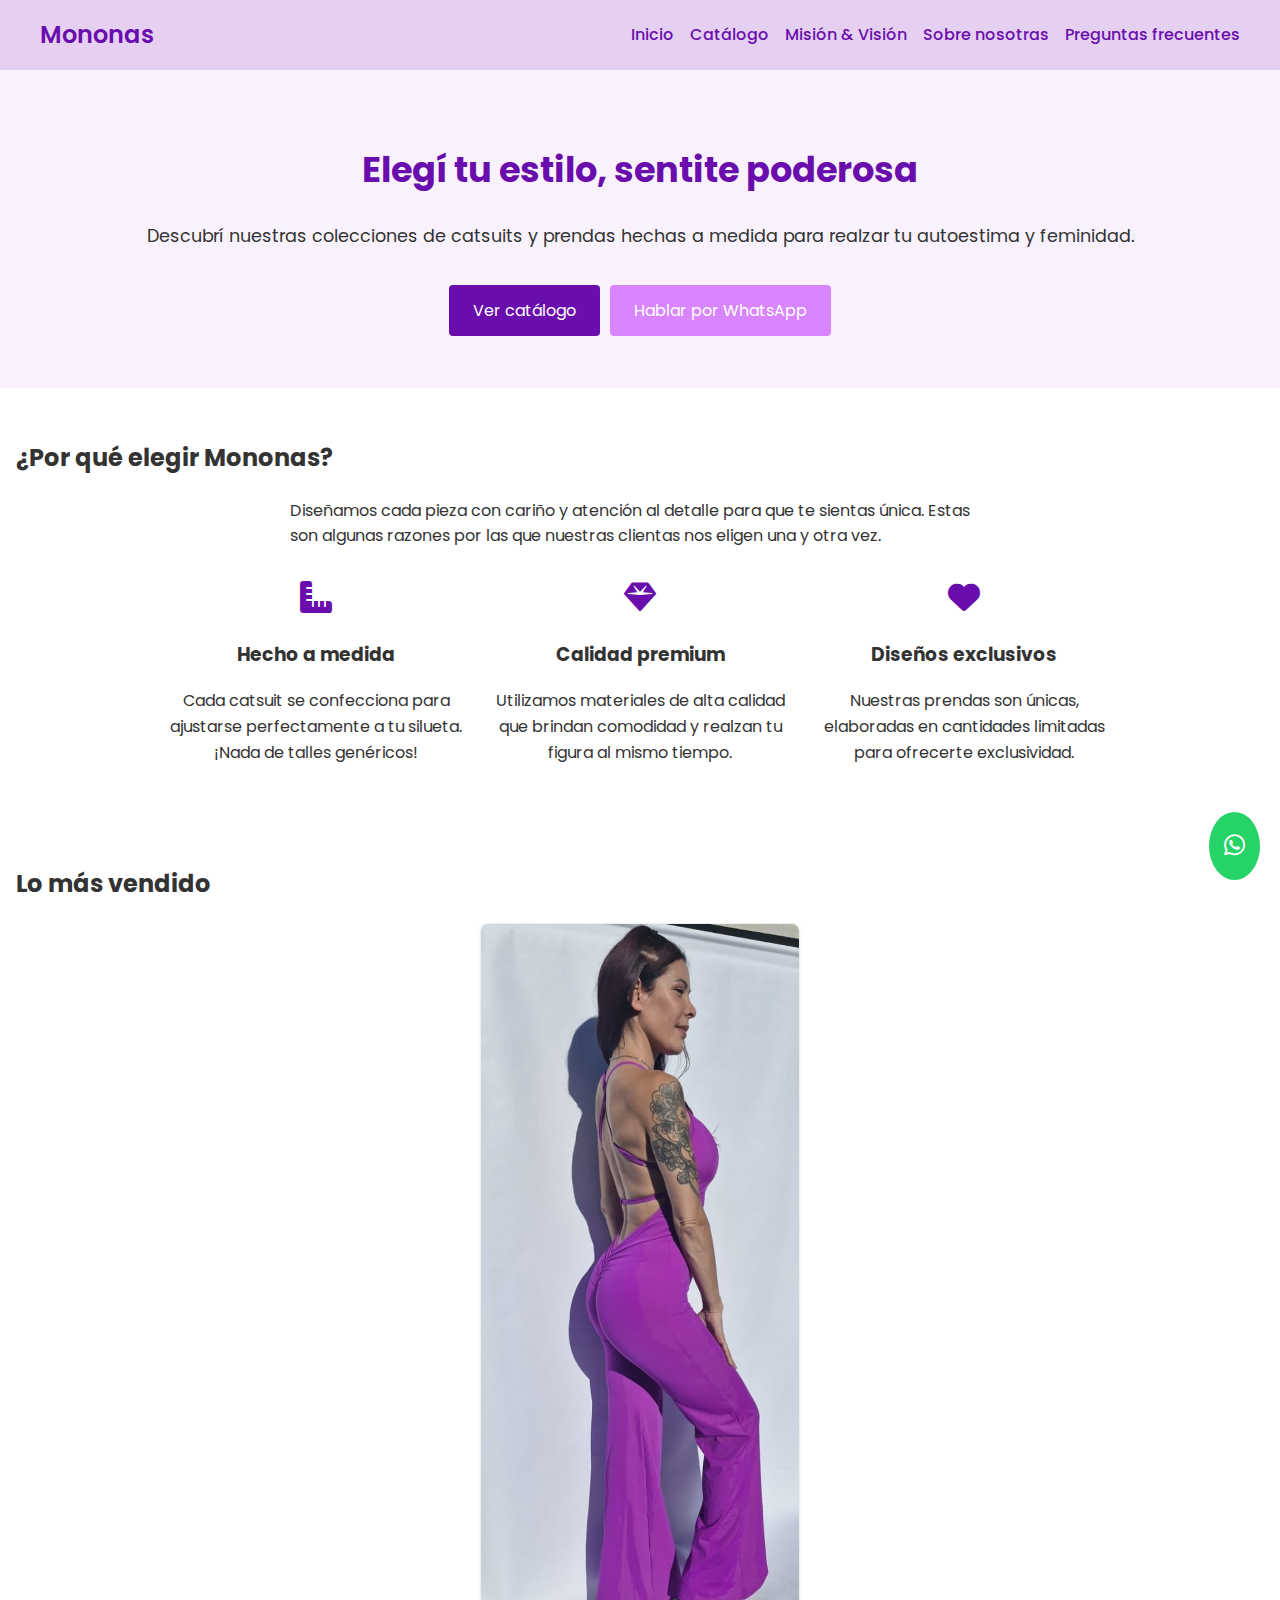
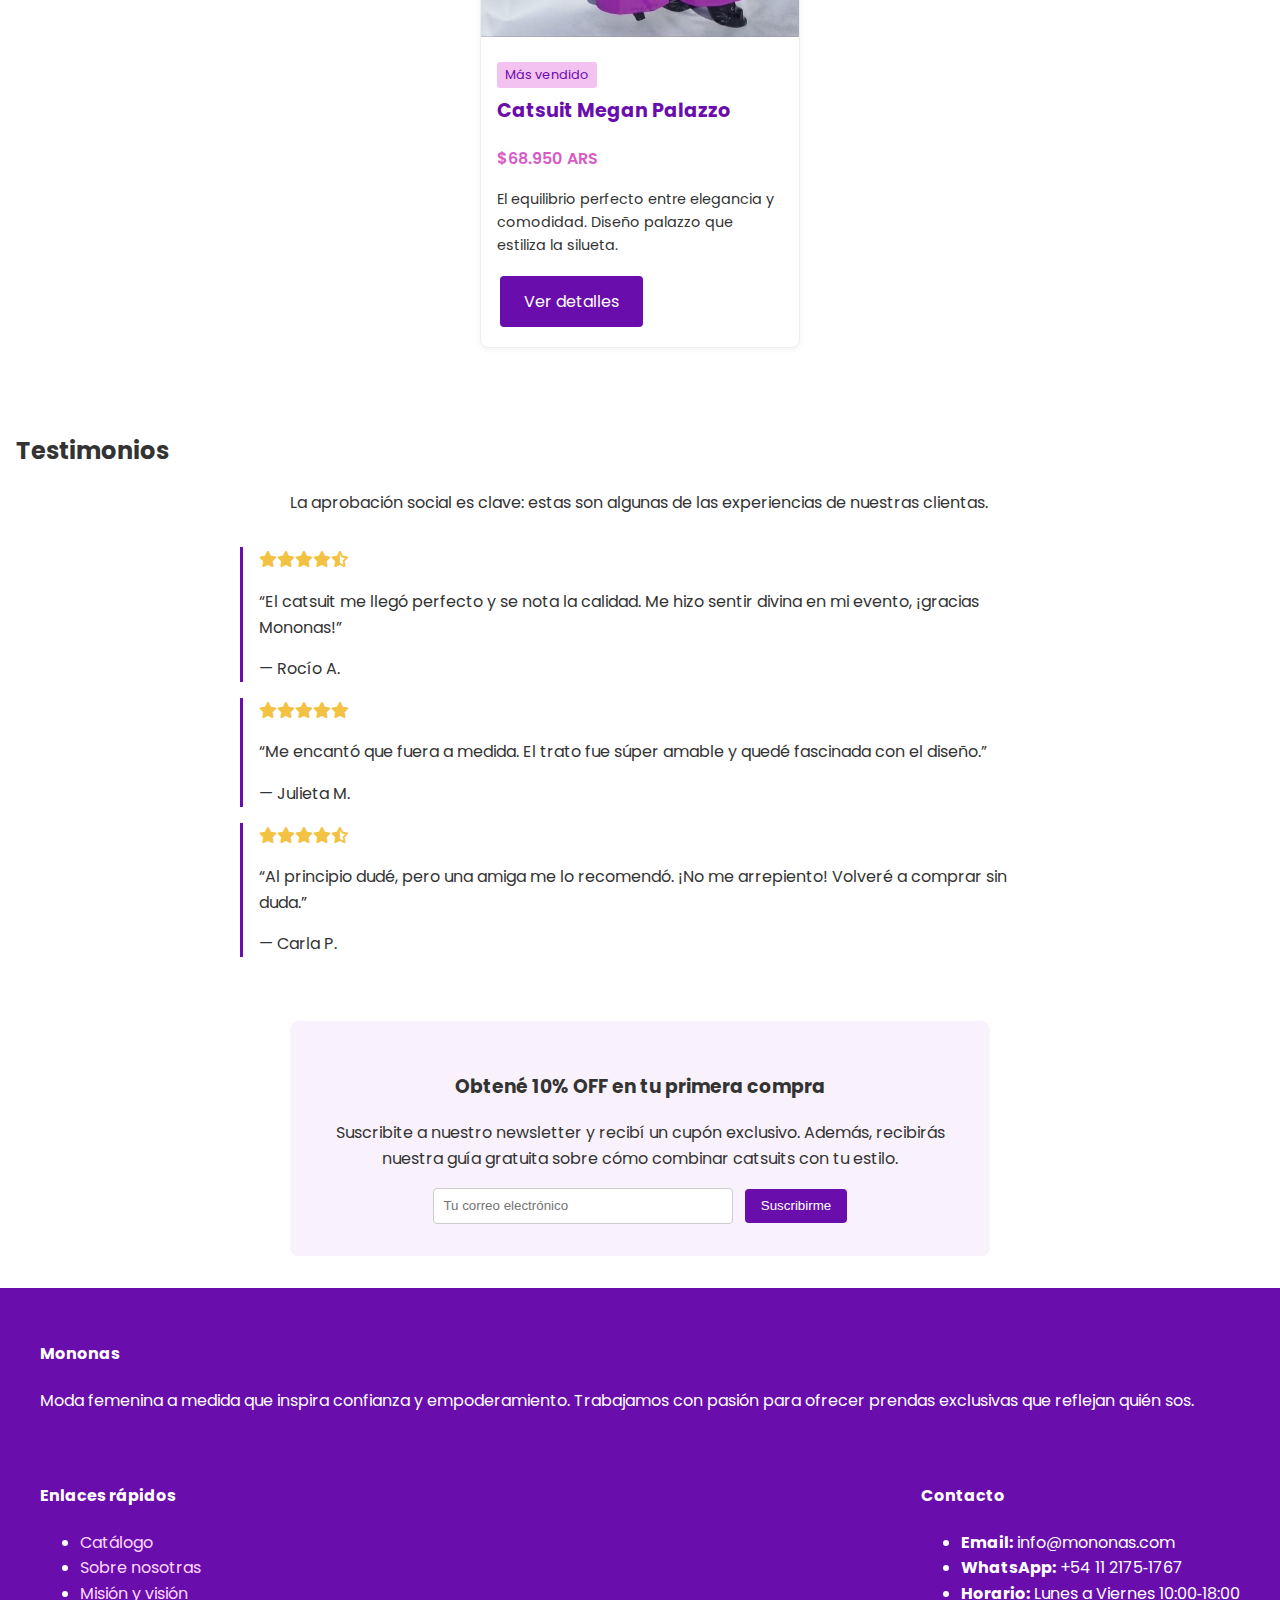
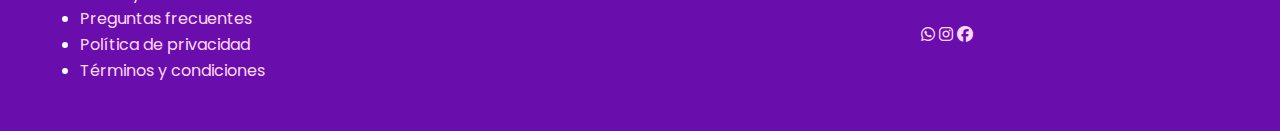
<file: index.html>
<!DOCTYPE html>
<html lang="es">
<head>
    <meta charset="UTF-8">
    <meta http-equiv="X-UA-Compatible" content="IE=edge">
    <meta name="viewport" content="width=device-width, initial-scale=1.0">
    <title>Mononas – Catsuits y moda femenina en Argentina</title>
    <meta name="description" content="Mononas ofrece catsuits y ropa femenina a medida en Argentina. Descubrí nuestra colección exclusiva y sentite empoderada.">
    <link rel="stylesheet" href="style.css">
    <link href="https://fonts.googleapis.com/css2?family=Poppins:wght@400;600&family=Open+Sans:wght@400;600&display=swap" rel="stylesheet">
    <link rel="stylesheet" href="https://cdnjs.cloudflare.com/ajax/libs/font-awesome/6.4.0/css/all.min.css">
</head>
<body>
    <!-- Floating WhatsApp contact button -->
    <a href="https://wa.me/541121751767?text=Hola%20Mononas,%20estoy%20interesada%20en%20sus%20productos" class="whatsapp-float" aria-label="Abrir chat de WhatsApp">
        <i class="fab fa-whatsapp"></i>
    </a>

    <!-- Header and navigation -->
    <header>
        <div class="navbar">
            <a href="index.html" class="logo">Mononas</a>
            <button class="menu-toggle" aria-label="Abrir menú de navegación"><i class="fas fa-bars"></i></button>
            <nav>
                <ul>
                    <li><a href="index.html">Inicio</a></li>
                    <li><a href="catalogo.html">Catálogo</a></li>
                    <li><a href="mision-vision.html">Misión &amp; Visión</a></li>
                    <li><a href="sobre-nosotros.html">Sobre nosotras</a></li>
                    <li><a href="faq.html">Preguntas frecuentes</a></li>
                </ul>
            </nav>
        </div>
    </header>

    <!-- Hero section -->
    <section class="hero" id="hero">
        <h1>Elegí tu estilo, sentite poderosa</h1>
        <p>Descubrí nuestras colecciones de catsuits y prendas hechas a medida para realzar tu autoestima y feminidad.</p>
        <div class="btn-group">
            <a href="catalogo.html" class="btn primary">Ver catálogo</a>
            <a href="https://wa.me/541121751767?text=Hola%20Mononas,%20quiero%20hacer%20un%20pedido" class="btn secondary">Hablar por WhatsApp</a>
        </div>
    </section>

    <!-- Features section -->
    <section class="section">
        <h2>¿Por qué elegir Mononas?</h2>
        <p class="section-intro">Diseñamos cada pieza con cariño y atención al detalle para que te sientas única. Estas son algunas razones por las que nuestras clientas nos eligen una y otra vez.</p>
        <div class="features">
            <div class="feature">
                <i class="fas fa-ruler-combined" aria-hidden="true"></i>
                <h3>Hecho a medida</h3>
                <p>Cada catsuit se confecciona para ajustarse perfectamente a tu silueta. ¡Nada de talles genéricos!</p>
            </div>
            <div class="feature">
                <i class="fas fa-gem" aria-hidden="true"></i>
                <h3>Calidad premium</h3>
                <p>Utilizamos materiales de alta calidad que brindan comodidad y realzan tu figura al mismo tiempo.</p>
            </div>
            <div class="feature">
                <i class="fas fa-heart" aria-hidden="true"></i>
                <h3>Diseños exclusivos</h3>
                <p>Nuestras prendas son únicas, elaboradas en cantidades limitadas para ofrecerte exclusividad.</p>
            </div>
        </div>
    </section>

    <!-- Best seller preview section -->
    <section class="section" id="destacados">
        <h2>Lo más vendido</h2>
        <div class="products">
            <div class="product-card">
                <img src="catsuit-megan-palazzo-1.jpg" alt="Modelo usando el catsuit Megan Palazzo" />
                <div class="info">
                    <span class="tag">Más vendido</span>
                    <h3>Catsuit Megan Palazzo</h3>
                    <p class="price">$68.950 ARS</p>
                    <p class="description">El equilibrio perfecto entre elegancia y comodidad. Diseño palazzo que estiliza la silueta.</p>
                    <a href="catalogo.html" class="btn primary">Ver detalles</a>
                </div>
            </div>
        </div>
    </section>

    <!-- Testimonials section -->
    <section class="section" id="testimonios">
        <h2>Testimonios</h2>
        <p class="section-intro">La aprobación social es clave: estas son algunas de las experiencias de nuestras clientas.</p>
        <div class="testimonials">
            <div class="testimonial">
                <div class="stars"><i class="fas fa-star"></i><i class="fas fa-star"></i><i class="fas fa-star"></i><i class="fas fa-star"></i><i class="fas fa-star-half-alt"></i></div>
                <p>“El catsuit me llegó perfecto y se nota la calidad. Me hizo sentir divina en mi evento, ¡gracias Mononas!”</p>
                <div class="author">— Rocío A.</div>
            </div>
            <div class="testimonial">
                <div class="stars"><i class="fas fa-star"></i><i class="fas fa-star"></i><i class="fas fa-star"></i><i class="fas fa-star"></i><i class="fas fa-star"></i></div>
                <p>“Me encantó que fuera a medida. El trato fue súper amable y quedé fascinada con el diseño.”</p>
                <div class="author">— Julieta M.</div>
            </div>
            <div class="testimonial">
                <div class="stars"><i class="fas fa-star"></i><i class="fas fa-star"></i><i class="fas fa-star"></i><i class="fas fa-star"></i><i class="fas fa-star-half-alt"></i></div>
                <p>“Al principio dudé, pero una amiga me lo recomendó. ¡No me arrepiento! Volveré a comprar sin duda.”</p>
                <div class="author">— Carla P.</div>
            </div>
        </div>
    </section>

    <!-- Newsletter / Commitment offer section -->
    <section class="section">
        <div class="newsletter">
            <h3>Obtené 10% OFF en tu primera compra</h3>
            <p>Suscribite a nuestro newsletter y recibí un cupón exclusivo. Además, recibirás nuestra guía gratuita sobre cómo combinar catsuits con tu estilo.</p>
            <form action="mailto:info@mononas.com" method="post" enctype="text/plain" onsubmit="alert('¡Gracias por suscribirte! Revisa tu bandeja de entrada.'); return true;">
                <input type="email" name="email" placeholder="Tu correo electrónico" required />
                <button type="submit">Suscribirme</button>
            </form>
        </div>
    </section>

    <!-- Footer -->
    <footer>
        <div class="footer-container">
            <div>
                <h4>Mononas</h4>
                <p>Moda femenina a medida que inspira confianza y empoderamiento. Trabajamos con pasión para ofrecer prendas exclusivas que reflejan quién sos.</p>
            </div>
            <div>
                <h4>Enlaces rápidos</h4>
                <ul>
                    <li><a href="catalogo.html">Catálogo</a></li>
                    <li><a href="sobre-nosotros.html">Sobre nosotras</a></li>
                    <li><a href="mision-vision.html">Misión y visión</a></li>
                    <li><a href="faq.html">Preguntas frecuentes</a></li>
                    <li><a href="politica-privacidad.html">Política de privacidad</a></li>
                    <li><a href="terminos-condiciones.html">Términos y condiciones</a></li>
                </ul>
            </div>
            <div>
                <h4>Contacto</h4>
                <ul>
                    <li><strong>Email:</strong> info@mononas.com</li>
                    <li><strong>WhatsApp:</strong> +54 11 2175‑1767</li>
                    <li><strong>Horario:</strong> Lunes a Viernes 10:00‑18:00</li>
                </ul>
                <div class="social-icons">
                    <a href="https://wa.me/541121751767" aria-label="WhatsApp"><i class="fab fa-whatsapp"></i></a>
                    <a href="#" aria-label="Instagram"><i class="fab fa-instagram"></i></a>
                    <a href="#" aria-label="Facebook"><i class="fab fa-facebook"></i></a>
                </div>
            </div>
        </div>
    </footer>

    <script src="script.js"></script>
</body>
</html>
</file>
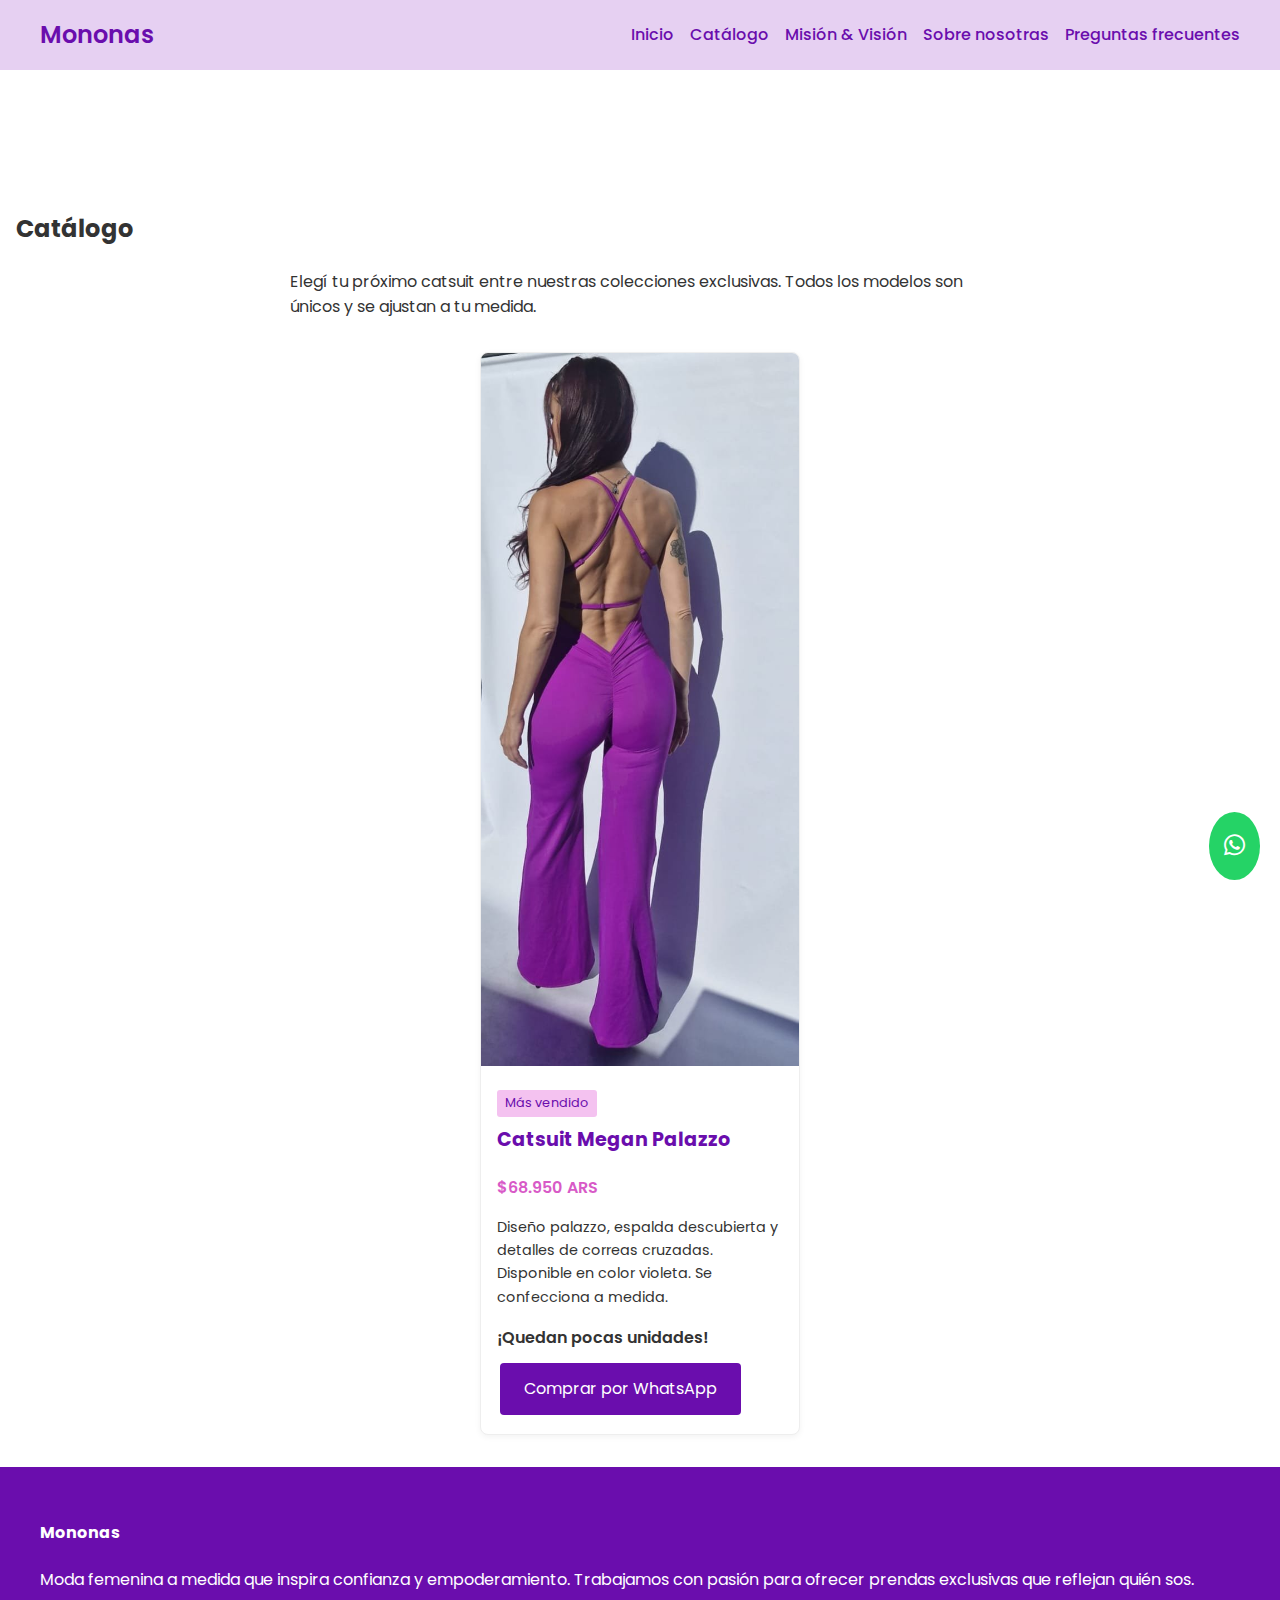
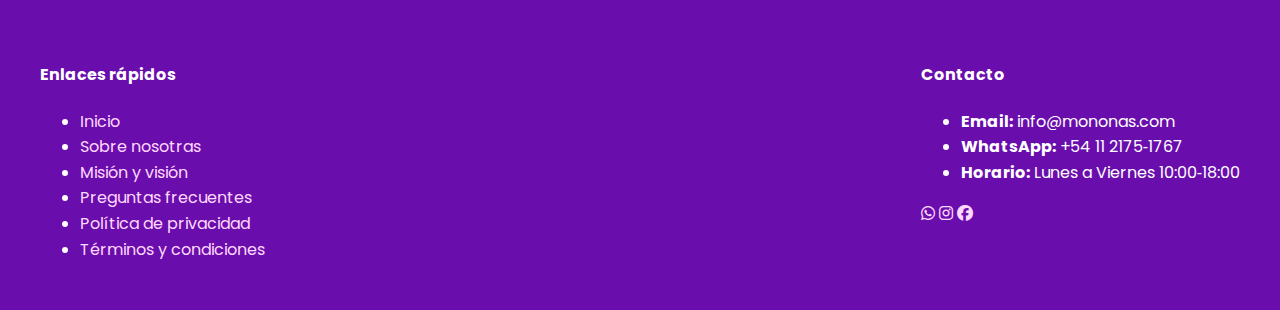
<file: catalogo.html>
<!DOCTYPE html>
<html lang="es">
<head>
    <meta charset="UTF-8">
    <meta http-equiv="X-UA-Compatible" content="IE=edge">
    <meta name="viewport" content="width=device-width, initial-scale=1.0">
    <title>Catálogo – Mononas</title>
    <meta name="description" content="Explorá nuestro catálogo de catsuits y ropa femenina. Cada prenda es única y se confecciona a medida en Argentina.">
    <link rel="stylesheet" href="style.css">
    <link href="https://fonts.googleapis.com/css2?family=Poppins:wght@400;600&family=Open+Sans:wght@400;600&display=swap" rel="stylesheet">
    <link rel="stylesheet" href="https://cdnjs.cloudflare.com/ajax/libs/font-awesome/6.4.0/css/all.min.css">
</head>
<body>
    <!-- Floating WhatsApp contact button -->
    <a href="https://wa.me/541121751767?text=Hola%20Mononas,%20estoy%20interesada%20en%20sus%20productos" class="whatsapp-float" aria-label="Abrir chat de WhatsApp">
        <i class="fab fa-whatsapp"></i>
    </a>
    <!-- Header -->
    <header>
        <div class="navbar">
            <a href="index.html" class="logo">Mononas</a>
            <button class="menu-toggle" aria-label="Abrir menú de navegación"><i class="fas fa-bars"></i></button>
            <nav>
                <ul>
                    <li><a href="index.html">Inicio</a></li>
                    <li><a href="catalogo.html">Catálogo</a></li>
                    <li><a href="mision-vision.html">Misión &amp; Visión</a></li>
                    <li><a href="sobre-nosotros.html">Sobre nosotras</a></li>
                    <li><a href="faq.html">Preguntas frecuentes</a></li>
                </ul>
            </nav>
        </div>
    </header>

    <section class="section" style="padding-top:120px">
        <h2>Catálogo</h2>
        <p class="section-intro">Elegí tu próximo catsuit entre nuestras colecciones exclusivas. Todos los modelos son únicos y se ajustan a tu medida.</p>
        <div class="products">
            <!-- Product card for Catsuit Megan Palazzo -->
            <div class="product-card">
                <img src="catsuit-megan-palazzo-2.jpg" alt="Catsuit Megan Palazzo en vista lateral" />
                <div class="info">
                    <span class="tag">Más vendido</span>
                    <h3>Catsuit Megan Palazzo</h3>
                    <p class="price">$68.950 ARS</p>
                    <p class="description">Diseño palazzo, espalda descubierta y detalles de correas cruzadas. Disponible en color violeta. Se confecciona a medida.</p>
                    <p style="color: var(--accent-color); font-weight:600; margin-bottom:10px;">¡Quedan pocas unidades!</p>
                    <a href="https://wa.me/541121751767?text=Hola%20Mononas,%20quiero%20comprar%20el%20Catsuit%20Megan%20Palazzo" class="btn primary">Comprar por WhatsApp</a>
                </div>
            </div>
        </div>
    </section>

    <!-- Footer -->
    <footer>
        <div class="footer-container">
            <div>
                <h4>Mononas</h4>
                <p>Moda femenina a medida que inspira confianza y empoderamiento. Trabajamos con pasión para ofrecer prendas exclusivas que reflejan quién sos.</p>
            </div>
            <div>
                <h4>Enlaces rápidos</h4>
                <ul>
                    <li><a href="index.html">Inicio</a></li>
                    <li><a href="sobre-nosotros.html">Sobre nosotras</a></li>
                    <li><a href="mision-vision.html">Misión y visión</a></li>
                    <li><a href="faq.html">Preguntas frecuentes</a></li>
                    <li><a href="politica-privacidad.html">Política de privacidad</a></li>
                    <li><a href="terminos-condiciones.html">Términos y condiciones</a></li>
                </ul>
            </div>
            <div>
                <h4>Contacto</h4>
                <ul>
                    <li><strong>Email:</strong> info@mononas.com</li>
                    <li><strong>WhatsApp:</strong> +54 11 2175‑1767</li>
                    <li><strong>Horario:</strong> Lunes a Viernes 10:00‑18:00</li>
                </ul>
                <div class="social-icons">
                    <a href="https://wa.me/541121751767" aria-label="WhatsApp"><i class="fab fa-whatsapp"></i></a>
                    <a href="#" aria-label="Instagram"><i class="fab fa-instagram"></i></a>
                    <a href="#" aria-label="Facebook"><i class="fab fa-facebook"></i></a>
                </div>
            </div>
        </div>
    </footer>

    <script src="script.js"></script>
</body>
</html>
</file>
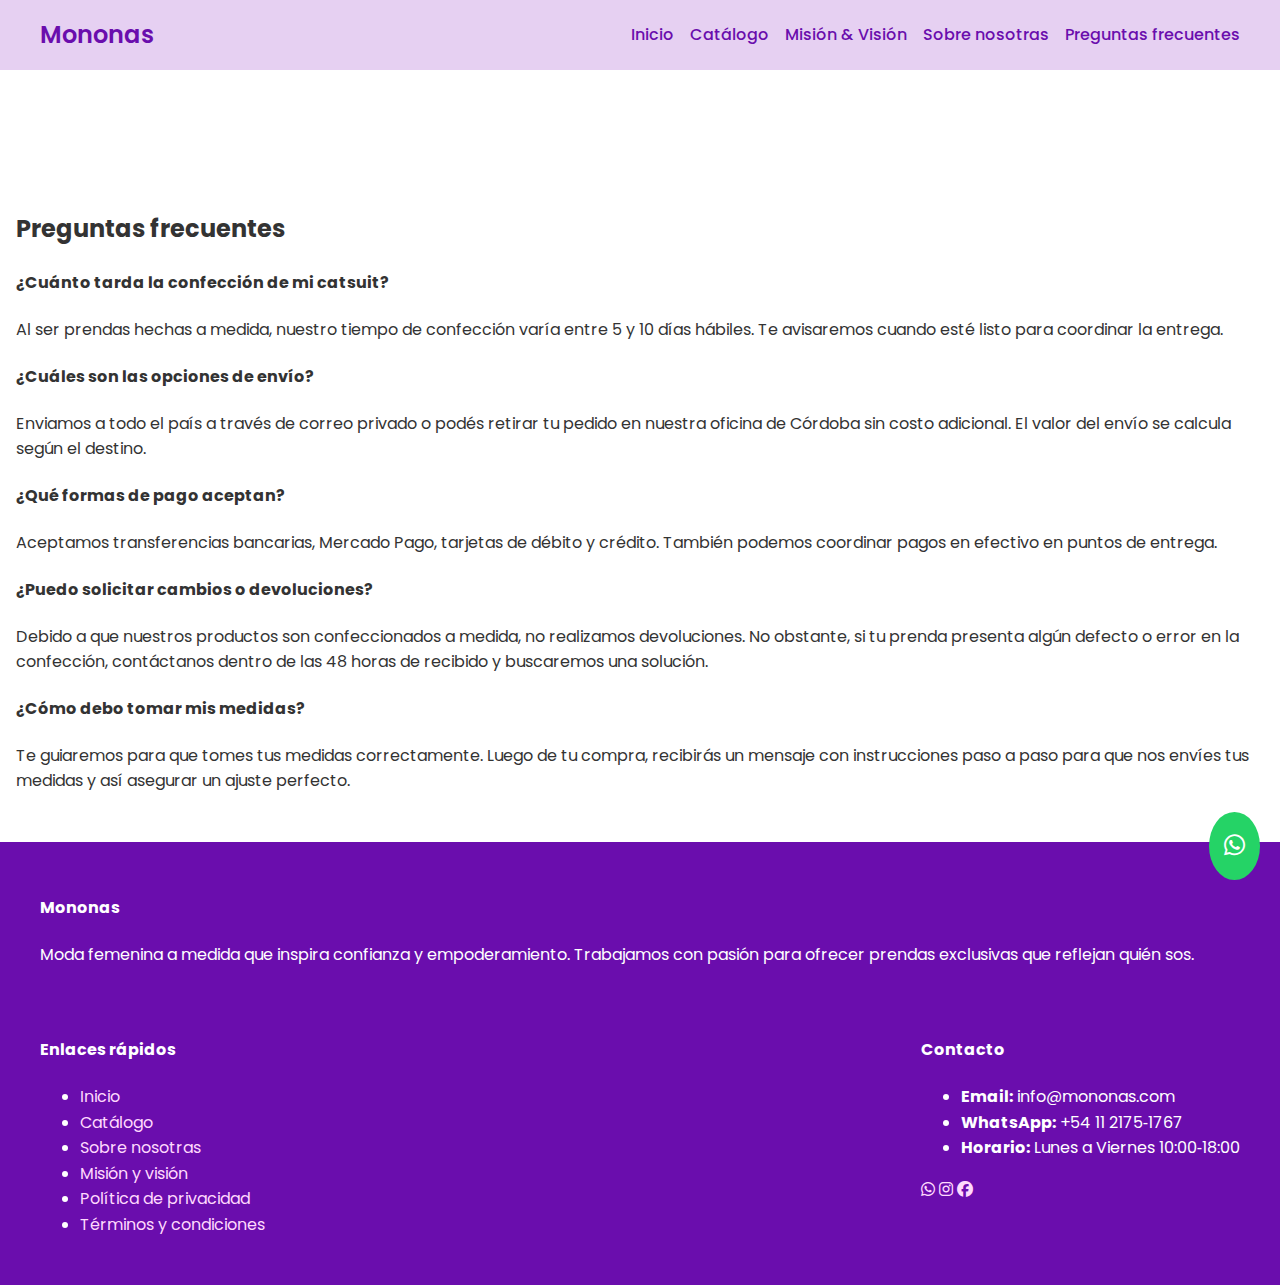
<file: faq.html>
<!DOCTYPE html>
<html lang="es">
<head>
    <meta charset="UTF-8">
    <meta http-equiv="X-UA-Compatible" content="IE=edge">
    <meta name="viewport" content="width=device-width, initial-scale=1.0">
    <title>Preguntas frecuentes – Mononas</title>
    <meta name="description" content="Respuestas a las preguntas frecuentes sobre envíos, cambios, talles y pagos de Mononas.">
    <link rel="stylesheet" href="style.css">
    <link href="https://fonts.googleapis.com/css2?family=Poppins:wght@400;600&family=Open+Sans:wght@400;600&display=swap" rel="stylesheet">
    <link rel="stylesheet" href="https://cdnjs.cloudflare.com/ajax/libs/font-awesome/6.4.0/css/all.min.css">
</head>
<body>
    <!-- Floating WhatsApp contact button -->
    <a href="https://wa.me/541121751767?text=Hola%20Mononas,%20estoy%20interesada%20en%20sus%20productos" class="whatsapp-float" aria-label="Abrir chat de WhatsApp">
        <i class="fab fa-whatsapp"></i>
    </a>
    <!-- Header -->
    <header>
        <div class="navbar">
            <a href="index.html" class="logo">Mononas</a>
            <button class="menu-toggle" aria-label="Abrir menú de navegación"><i class="fas fa-bars"></i></button>
            <nav>
                <ul>
                    <li><a href="index.html">Inicio</a></li>
                    <li><a href="catalogo.html">Catálogo</a></li>
                    <li><a href="mision-vision.html">Misión &amp; Visión</a></li>
                    <li><a href="sobre-nosotros.html">Sobre nosotras</a></li>
                    <li><a href="faq.html">Preguntas frecuentes</a></li>
                </ul>
            </nav>
        </div>
    </header>

    <section class="section" style="padding-top:120px">
        <h2>Preguntas frecuentes</h2>
        <div class="faq-item">
            <h4>¿Cuánto tarda la confección de mi catsuit?</h4>
            <p>Al ser prendas hechas a medida, nuestro tiempo de confección varía entre 5 y 10 días hábiles. Te avisaremos cuando esté listo para coordinar la entrega.</p>
        </div>
        <div class="faq-item">
            <h4>¿Cuáles son las opciones de envío?</h4>
            <p>Enviamos a todo el país a través de correo privado o podés retirar tu pedido en nuestra oficina de Córdoba sin costo adicional. El valor del envío se calcula según el destino.</p>
        </div>
        <div class="faq-item">
            <h4>¿Qué formas de pago aceptan?</h4>
            <p>Aceptamos transferencias bancarias, Mercado Pago, tarjetas de débito y crédito. También podemos coordinar pagos en efectivo en puntos de entrega.</p>
        </div>
        <div class="faq-item">
            <h4>¿Puedo solicitar cambios o devoluciones?</h4>
            <p>Debido a que nuestros productos son confeccionados a medida, no realizamos devoluciones. No obstante, si tu prenda presenta algún defecto o error en la confección, contáctanos dentro de las 48 horas de recibido y buscaremos una solución.</p>
        </div>
        <div class="faq-item">
            <h4>¿Cómo debo tomar mis medidas?</h4>
            <p>Te guiaremos para que tomes tus medidas correctamente. Luego de tu compra, recibirás un mensaje con instrucciones paso a paso para que nos envíes tus medidas y así asegurar un ajuste perfecto.</p>
        </div>
    </section>

    <!-- Footer -->
    <footer>
        <div class="footer-container">
            <div>
                <h4>Mononas</h4>
                <p>Moda femenina a medida que inspira confianza y empoderamiento. Trabajamos con pasión para ofrecer prendas exclusivas que reflejan quién sos.</p>
            </div>
            <div>
                <h4>Enlaces rápidos</h4>
                <ul>
                    <li><a href="index.html">Inicio</a></li>
                    <li><a href="catalogo.html">Catálogo</a></li>
                    <li><a href="sobre-nosotros.html">Sobre nosotras</a></li>
                    <li><a href="mision-vision.html">Misión y visión</a></li>
                    <li><a href="politica-privacidad.html">Política de privacidad</a></li>
                    <li><a href="terminos-condiciones.html">Términos y condiciones</a></li>
                </ul>
            </div>
            <div>
                <h4>Contacto</h4>
                <ul>
                    <li><strong>Email:</strong> info@mononas.com</li>
                    <li><strong>WhatsApp:</strong> +54 11 2175‑1767</li>
                    <li><strong>Horario:</strong> Lunes a Viernes 10:00‑18:00</li>
                </ul>
                <div class="social-icons">
                    <a href="https://wa.me/541121751767" aria-label="WhatsApp"><i class="fab fa-whatsapp"></i></a>
                    <a href="#" aria-label="Instagram"><i class="fab fa-instagram"></i></a>
                    <a href="#" aria-label="Facebook"><i class="fab fa-facebook"></i></a>
                </div>
            </div>
        </div>
    </footer>

    <script src="script.js"></script>
</body>
</html>
</file>
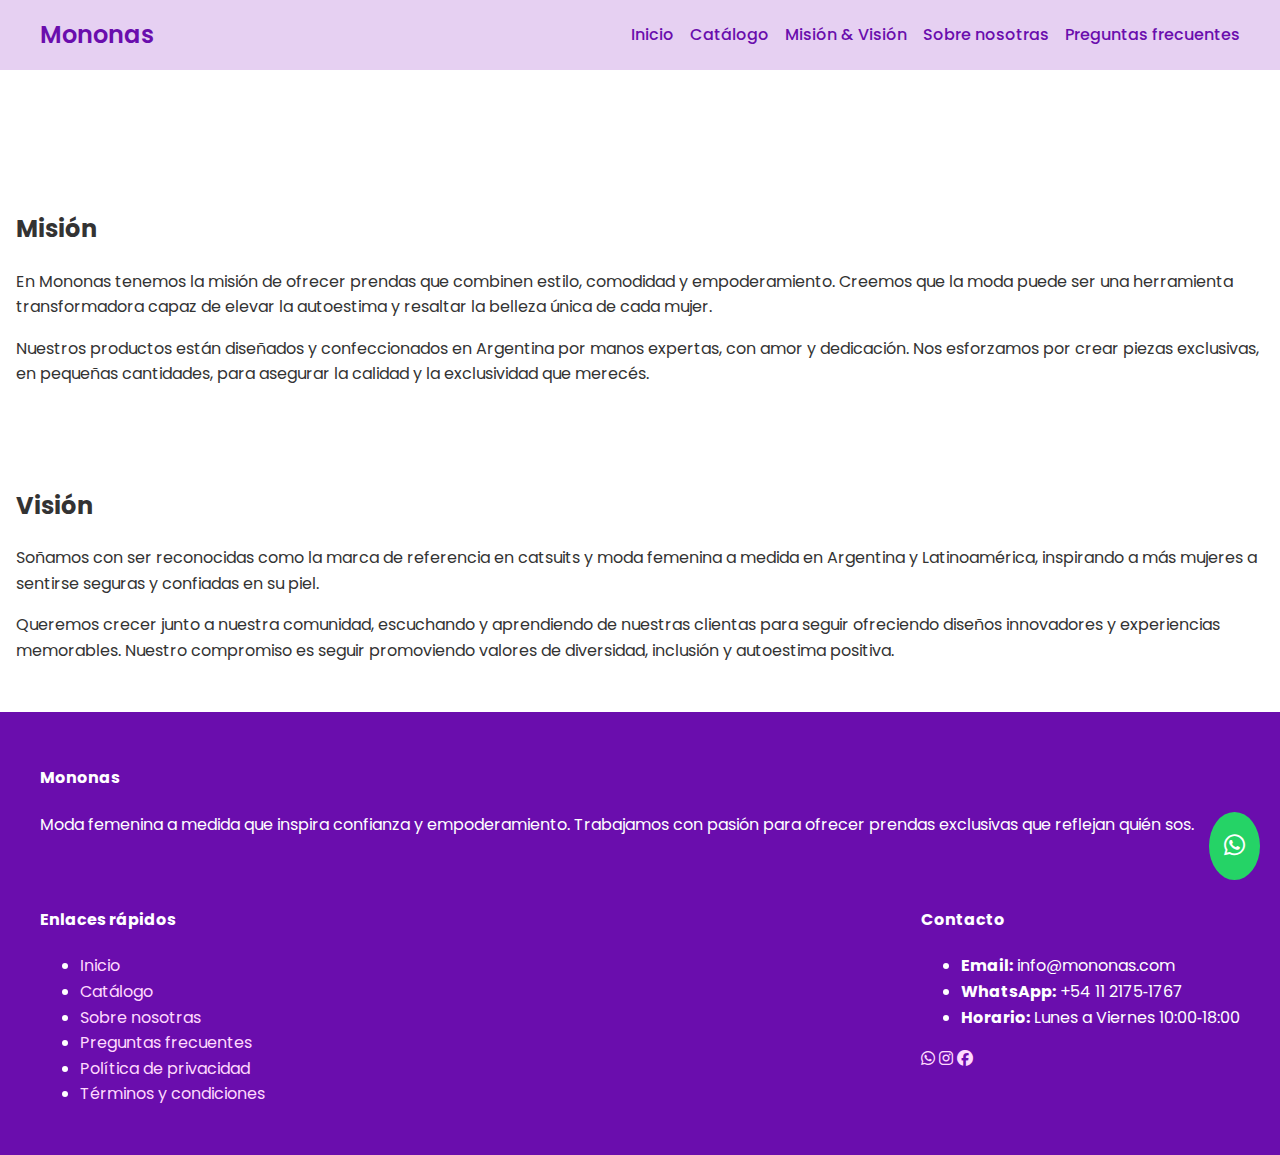
<file: mision-vision.html>
<!DOCTYPE html>
<html lang="es">
<head>
    <meta charset="UTF-8">
    <meta http-equiv="X-UA-Compatible" content="IE=edge">
    <meta name="viewport" content="width=device-width, initial-scale=1.0">
    <title>Misión y visión – Mononas</title>
    <meta name="description" content="Conocé la misión y visión de Mononas. Nuestro propósito es empoderar a las mujeres a través de la moda a medida.">
    <link rel="stylesheet" href="style.css">
    <link href="https://fonts.googleapis.com/css2?family=Poppins:wght@400;600&family=Open+Sans:wght@400;600&display=swap" rel="stylesheet">
    <link rel="stylesheet" href="https://cdnjs.cloudflare.com/ajax/libs/font-awesome/6.4.0/css/all.min.css">
</head>
<body>
    <!-- Floating WhatsApp contact button -->
    <a href="https://wa.me/541121751767?text=Hola%20Mononas,%20estoy%20interesada%20en%20sus%20productos" class="whatsapp-float" aria-label="Abrir chat de WhatsApp">
        <i class="fab fa-whatsapp"></i>
    </a>
    <!-- Header -->
    <header>
        <div class="navbar">
            <a href="index.html" class="logo">Mononas</a>
            <button class="menu-toggle" aria-label="Abrir menú de navegación"><i class="fas fa-bars"></i></button>
            <nav>
                <ul>
                    <li><a href="index.html">Inicio</a></li>
                    <li><a href="catalogo.html">Catálogo</a></li>
                    <li><a href="mision-vision.html">Misión &amp; Visión</a></li>
                    <li><a href="sobre-nosotros.html">Sobre nosotras</a></li>
                    <li><a href="faq.html">Preguntas frecuentes</a></li>
                </ul>
            </nav>
        </div>
    </header>

    <section class="section" style="padding-top:120px">
        <h2>Misión</h2>
        <div class="about-section">
            <p>En Mononas tenemos la misión de ofrecer prendas que combinen estilo, comodidad y empoderamiento. Creemos que la moda puede ser una herramienta transformadora capaz de elevar la autoestima y resaltar la belleza única de cada mujer.</p>
            <p>Nuestros productos están diseñados y confeccionados en Argentina por manos expertas, con amor y dedicación. Nos esforzamos por crear piezas exclusivas, en pequeñas cantidades, para asegurar la calidad y la exclusividad que merecés.</p>
        </div>
    </section>
    <section class="section">
        <h2>Visión</h2>
        <div class="about-section">
            <p>Soñamos con ser reconocidas como la marca de referencia en catsuits y moda femenina a medida en Argentina y Latinoamérica, inspirando a más mujeres a sentirse seguras y confiadas en su piel.</p>
            <p>Queremos crecer junto a nuestra comunidad, escuchando y aprendiendo de nuestras clientas para seguir ofreciendo diseños innovadores y experiencias memorables. Nuestro compromiso es seguir promoviendo valores de diversidad, inclusión y autoestima positiva.</p>
        </div>
    </section>

    <!-- Footer -->
    <footer>
        <div class="footer-container">
            <div>
                <h4>Mononas</h4>
                <p>Moda femenina a medida que inspira confianza y empoderamiento. Trabajamos con pasión para ofrecer prendas exclusivas que reflejan quién sos.</p>
            </div>
            <div>
                <h4>Enlaces rápidos</h4>
                <ul>
                    <li><a href="index.html">Inicio</a></li>
                    <li><a href="catalogo.html">Catálogo</a></li>
                    <li><a href="sobre-nosotros.html">Sobre nosotras</a></li>
                    <li><a href="faq.html">Preguntas frecuentes</a></li>
                    <li><a href="politica-privacidad.html">Política de privacidad</a></li>
                    <li><a href="terminos-condiciones.html">Términos y condiciones</a></li>
                </ul>
            </div>
            <div>
                <h4>Contacto</h4>
                <ul>
                    <li><strong>Email:</strong> info@mononas.com</li>
                    <li><strong>WhatsApp:</strong> +54 11 2175‑1767</li>
                    <li><strong>Horario:</strong> Lunes a Viernes 10:00‑18:00</li>
                </ul>
                <div class="social-icons">
                    <a href="https://wa.me/541121751767" aria-label="WhatsApp"><i class="fab fa-whatsapp"></i></a>
                    <a href="#" aria-label="Instagram"><i class="fab fa-instagram"></i></a>
                    <a href="#" aria-label="Facebook"><i class="fab fa-facebook"></i></a>
                </div>
            </div>
        </div>
    </footer>

    <script src="script.js"></script>
</body>
</html>
</file>
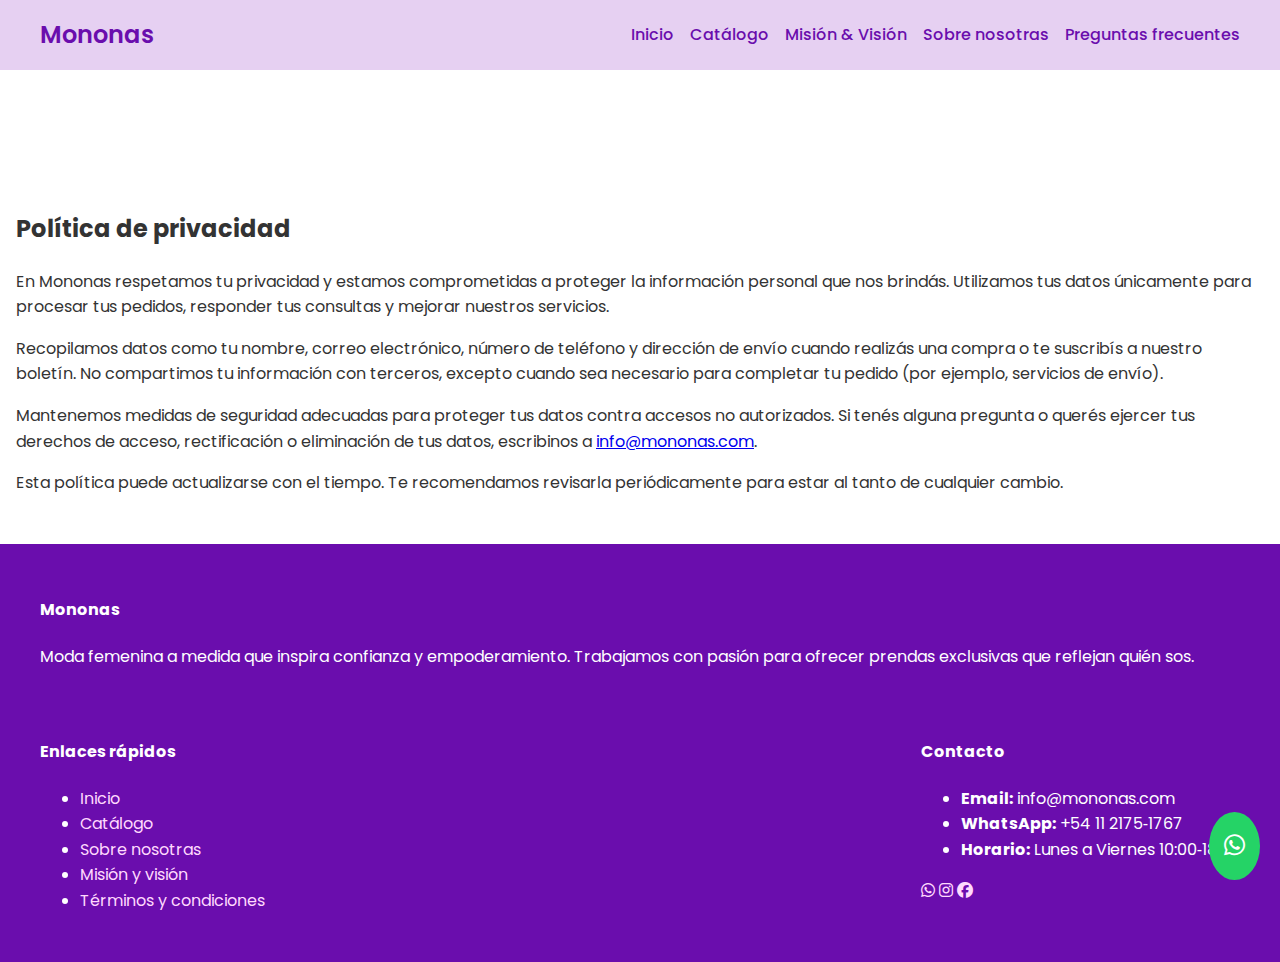
<file: politica-privacidad.html>
<!DOCTYPE html>
<html lang="es">
<head>
    <meta charset="UTF-8">
    <meta http-equiv="X-UA-Compatible" content="IE=edge">
    <meta name="viewport" content="width=device-width, initial-scale=1.0">
    <title>Política de privacidad – Mononas</title>
    <meta name="description" content="Conocé cómo protegemos tus datos personales en Mononas.">
    <link rel="stylesheet" href="style.css">
    <link href="https://fonts.googleapis.com/css2?family=Poppins:wght@400;600&family=Open+Sans:wght@400;600&display=swap" rel="stylesheet">
    <link rel="stylesheet" href="https://cdnjs.cloudflare.com/ajax/libs/font-awesome/6.4.0/css/all.min.css">
</head>
<body>
    <!-- Floating WhatsApp contact button -->
    <a href="https://wa.me/541121751767?text=Hola%20Mononas,%20estoy%20interesada%20en%20sus%20productos" class="whatsapp-float" aria-label="Abrir chat de WhatsApp">
        <i class="fab fa-whatsapp"></i>
    </a>
    <!-- Header -->
    <header>
        <div class="navbar">
            <a href="index.html" class="logo">Mononas</a>
            <button class="menu-toggle" aria-label="Abrir menú de navegación"><i class="fas fa-bars"></i></button>
            <nav>
                <ul>
                    <li><a href="index.html">Inicio</a></li>
                    <li><a href="catalogo.html">Catálogo</a></li>
                    <li><a href="mision-vision.html">Misión &amp; Visión</a></li>
                    <li><a href="sobre-nosotros.html">Sobre nosotras</a></li>
                    <li><a href="faq.html">Preguntas frecuentes</a></li>
                </ul>
            </nav>
        </div>
    </header>

    <section class="section" style="padding-top:120px">
        <h2>Política de privacidad</h2>
        <div class="about-section">
            <p>En Mononas respetamos tu privacidad y estamos comprometidas a proteger la información personal que nos brindás. Utilizamos tus datos únicamente para procesar tus pedidos, responder tus consultas y mejorar nuestros servicios.</p>
            <p>Recopilamos datos como tu nombre, correo electrónico, número de teléfono y dirección de envío cuando realizás una compra o te suscribís a nuestro boletín. No compartimos tu información con terceros, excepto cuando sea necesario para completar tu pedido (por ejemplo, servicios de envío).</p>
            <p>Mantenemos medidas de seguridad adecuadas para proteger tus datos contra accesos no autorizados. Si tenés alguna pregunta o querés ejercer tus derechos de acceso, rectificación o eliminación de tus datos, escribinos a <a href="mailto:info@mononas.com">info@mononas.com</a>.</p>
            <p>Esta política puede actualizarse con el tiempo. Te recomendamos revisarla periódicamente para estar al tanto de cualquier cambio.</p>
        </div>
    </section>

    <!-- Footer -->
    <footer>
        <div class="footer-container">
            <div>
                <h4>Mononas</h4>
                <p>Moda femenina a medida que inspira confianza y empoderamiento. Trabajamos con pasión para ofrecer prendas exclusivas que reflejan quién sos.</p>
            </div>
            <div>
                <h4>Enlaces rápidos</h4>
                <ul>
                    <li><a href="index.html">Inicio</a></li>
                    <li><a href="catalogo.html">Catálogo</a></li>
                    <li><a href="sobre-nosotros.html">Sobre nosotras</a></li>
                    <li><a href="mision-vision.html">Misión y visión</a></li>
                    <li><a href="terminos-condiciones.html">Términos y condiciones</a></li>
                </ul>
            </div>
            <div>
                <h4>Contacto</h4>
                <ul>
                    <li><strong>Email:</strong> info@mononas.com</li>
                    <li><strong>WhatsApp:</strong> +54 11 2175‑1767</li>
                    <li><strong>Horario:</strong> Lunes a Viernes 10:00‑18:00</li>
                </ul>
                <div class="social-icons">
                    <a href="https://wa.me/541121751767" aria-label="WhatsApp"><i class="fab fa-whatsapp"></i></a>
                    <a href="#" aria-label="Instagram"><i class="fab fa-instagram"></i></a>
                    <a href="#" aria-label="Facebook"><i class="fab fa-facebook"></i></a>
                </div>
            </div>
        </div>
    </footer>

    <script src="script.js"></script>
</body>
</html>
</file>
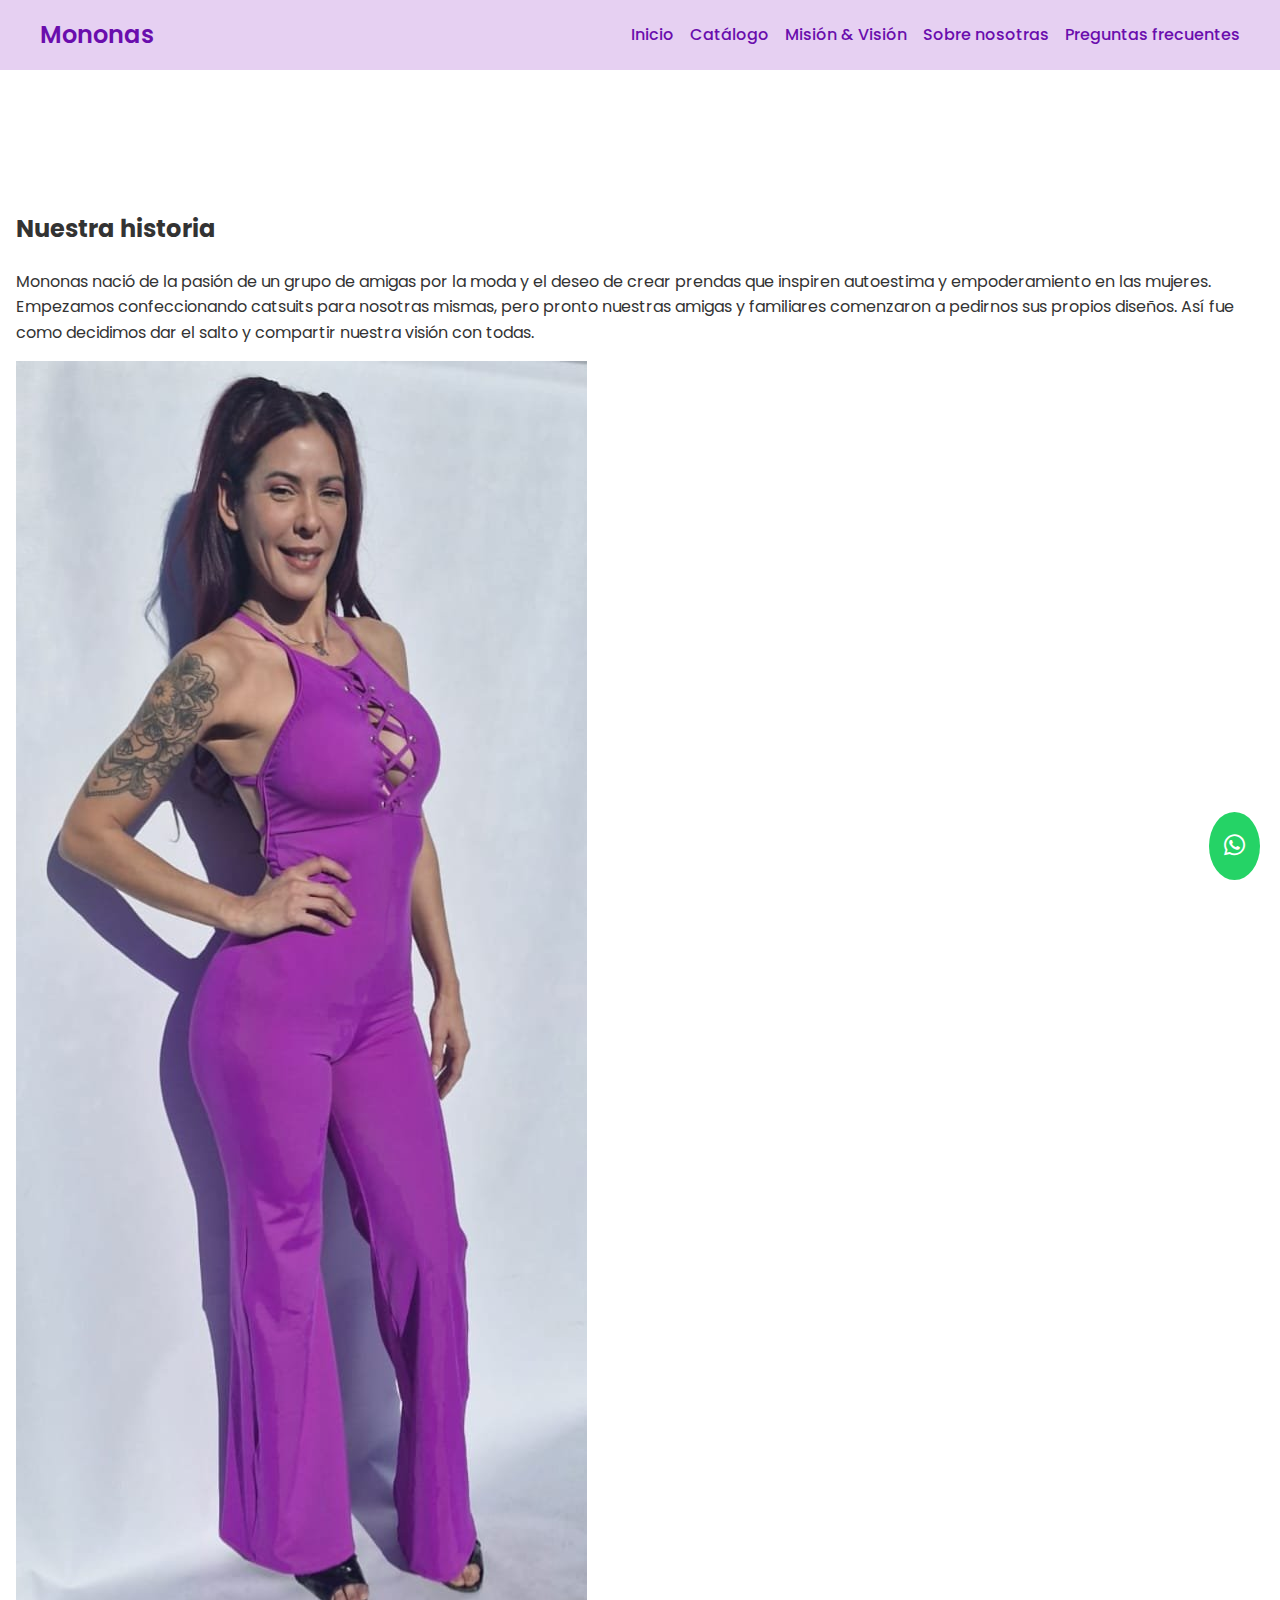
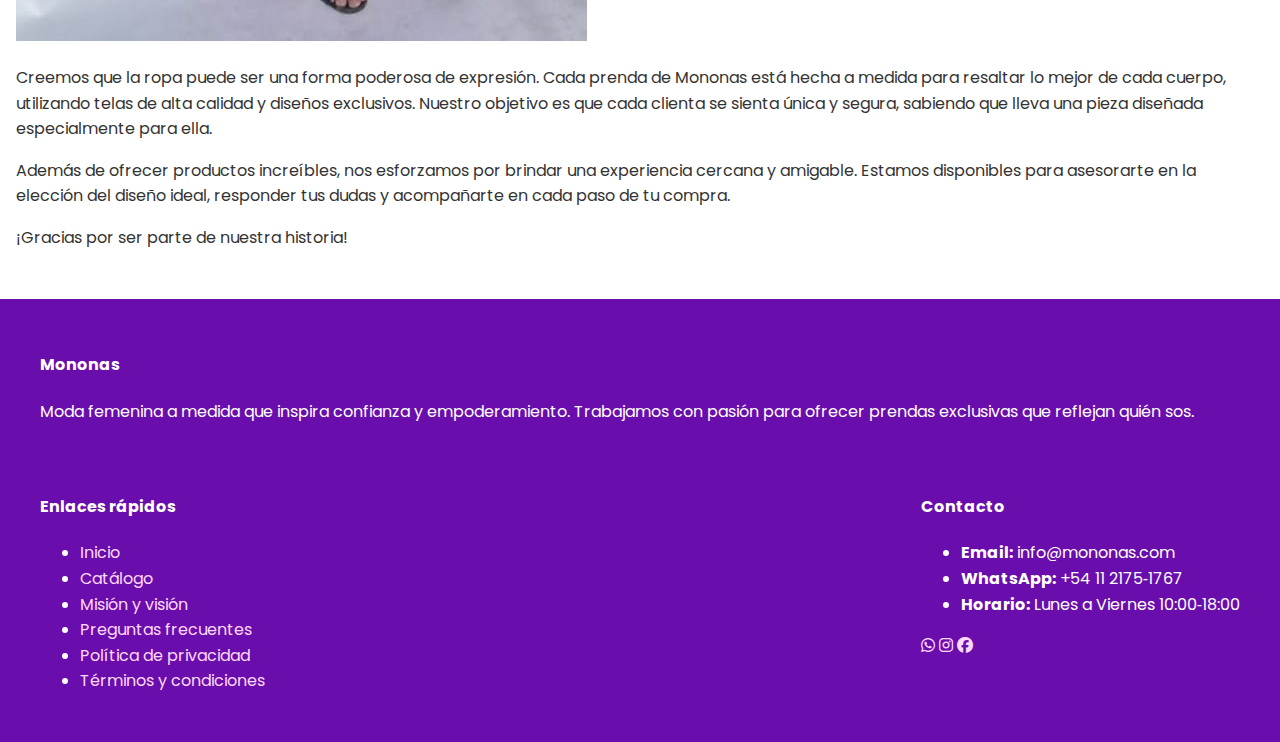
<file: sobre-nosotros.html>
<!DOCTYPE html>
<html lang="es">
<head>
    <meta charset="UTF-8">
    <meta http-equiv="X-UA-Compatible" content="IE=edge">
    <meta name="viewport" content="width=device-width, initial-scale=1.0">
    <title>Sobre nosotras – Mononas</title>
    <meta name="description" content="Conocé la historia de Mononas y al equipo detrás de la marca. Nuestra pasión es diseñar prendas que te hagan sentir increíble.">
    <link rel="stylesheet" href="style.css">
    <link href="https://fonts.googleapis.com/css2?family=Poppins:wght@400;600&family=Open+Sans:wght@400;600&display=swap" rel="stylesheet">
    <link rel="stylesheet" href="https://cdnjs.cloudflare.com/ajax/libs/font-awesome/6.4.0/css/all.min.css">
</head>
<body>
    <!-- Floating WhatsApp contact button -->
    <a href="https://wa.me/541121751767?text=Hola%20Mononas,%20estoy%20interesada%20en%20sus%20productos" class="whatsapp-float" aria-label="Abrir chat de WhatsApp">
        <i class="fab fa-whatsapp"></i>
    </a>
    <!-- Header -->
    <header>
        <div class="navbar">
            <a href="index.html" class="logo">Mononas</a>
            <button class="menu-toggle" aria-label="Abrir menú de navegación"><i class="fas fa-bars"></i></button>
            <nav>
                <ul>
                    <li><a href="index.html">Inicio</a></li>
                    <li><a href="catalogo.html">Catálogo</a></li>
                    <li><a href="mision-vision.html">Misión &amp; Visión</a></li>
                    <li><a href="sobre-nosotros.html">Sobre nosotras</a></li>
                    <li><a href="faq.html">Preguntas frecuentes</a></li>
                </ul>
            </nav>
        </div>
    </header>

    <section class="section" style="padding-top:120px">
        <h2>Nuestra historia</h2>
        <div class="about-section">
            <p>Mononas nació de la pasión de un grupo de amigas por la moda y el deseo de crear prendas que inspiren autoestima y empoderamiento en las mujeres. Empezamos confeccionando catsuits para nosotras mismas, pero pronto nuestras amigas y familiares comenzaron a pedirnos sus propios diseños. Así fue como decidimos dar el salto y compartir nuestra visión con todas.</p>
            <img src="catsuit-megan-palazzo-4.jpg" alt="Prenda de Mononas modelo palazzo" />
            <p>Creemos que la ropa puede ser una forma poderosa de expresión. Cada prenda de Mononas está hecha a medida para resaltar lo mejor de cada cuerpo, utilizando telas de alta calidad y diseños exclusivos. Nuestro objetivo es que cada clienta se sienta única y segura, sabiendo que lleva una pieza diseñada especialmente para ella.</p>
            <p>Además de ofrecer productos increíbles, nos esforzamos por brindar una experiencia cercana y amigable. Estamos disponibles para asesorarte en la elección del diseño ideal, responder tus dudas y acompañarte en cada paso de tu compra.</p>
            <p>¡Gracias por ser parte de nuestra historia!</p>
        </div>
    </section>

    <!-- Footer -->
    <footer>
        <div class="footer-container">
            <div>
                <h4>Mononas</h4>
                <p>Moda femenina a medida que inspira confianza y empoderamiento. Trabajamos con pasión para ofrecer prendas exclusivas que reflejan quién sos.</p>
            </div>
            <div>
                <h4>Enlaces rápidos</h4>
                <ul>
                    <li><a href="index.html">Inicio</a></li>
                    <li><a href="catalogo.html">Catálogo</a></li>
                    <li><a href="mision-vision.html">Misión y visión</a></li>
                    <li><a href="faq.html">Preguntas frecuentes</a></li>
                    <li><a href="politica-privacidad.html">Política de privacidad</a></li>
                    <li><a href="terminos-condiciones.html">Términos y condiciones</a></li>
                </ul>
            </div>
            <div>
                <h4>Contacto</h4>
                <ul>
                    <li><strong>Email:</strong> info@mononas.com</li>
                    <li><strong>WhatsApp:</strong> +54 11 2175‑1767</li>
                    <li><strong>Horario:</strong> Lunes a Viernes 10:00‑18:00</li>
                </ul>
                <div class="social-icons">
                    <a href="https://wa.me/541121751767" aria-label="WhatsApp"><i class="fab fa-whatsapp"></i></a>
                    <a href="#" aria-label="Instagram"><i class="fab fa-instagram"></i></a>
                    <a href="#" aria-label="Facebook"><i class="fab fa-facebook"></i></a>
                </div>
            </div>
        </div>
    </footer>

    <script src="script.js"></script>
</body>
</html>
</file>
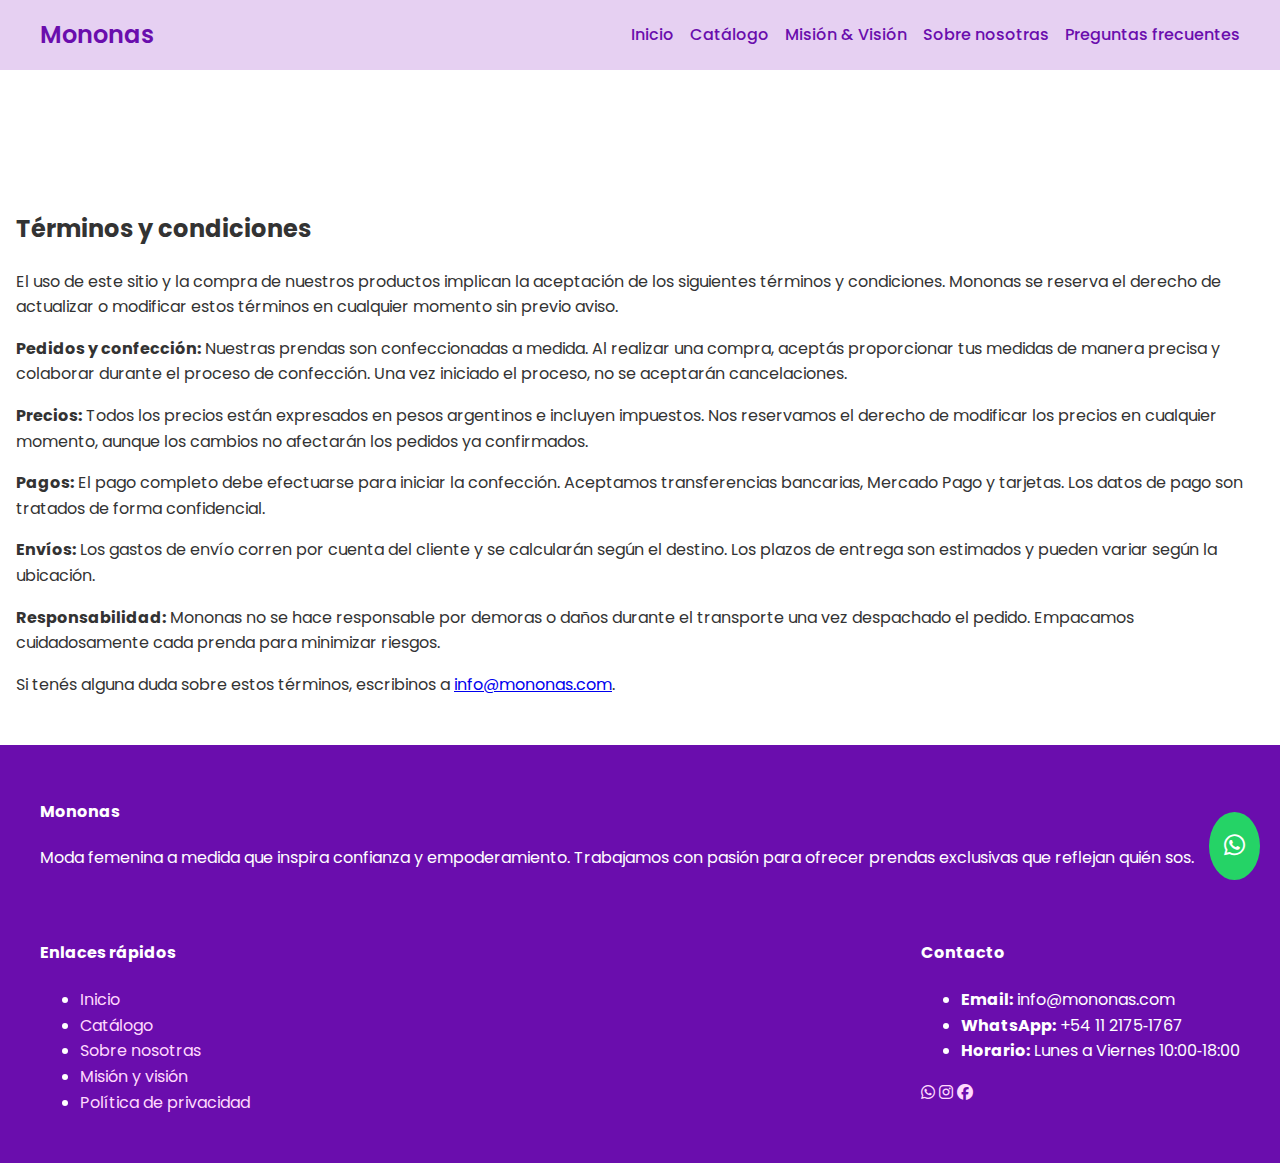
<file: terminos-condiciones.html>
<!DOCTYPE html>
<html lang="es">
<head>
    <meta charset="UTF-8">
    <meta http-equiv="X-UA-Compatible" content="IE=edge">
    <meta name="viewport" content="width=device-width, initial-scale=1.0">
    <title>Términos y condiciones – Mononas</title>
    <meta name="description" content="Lee nuestros términos y condiciones de venta y uso de la tienda Mononas.">
    <link rel="stylesheet" href="style.css">
    <link href="https://fonts.googleapis.com/css2?family=Poppins:wght@400;600&family=Open+Sans:wght@400;600&display=swap" rel="stylesheet">
    <link rel="stylesheet" href="https://cdnjs.cloudflare.com/ajax/libs/font-awesome/6.4.0/css/all.min.css">
</head>
<body>
    <!-- Floating WhatsApp contact button -->
    <a href="https://wa.me/541121751767?text=Hola%20Mononas,%20estoy%20interesada%20en%20sus%20productos" class="whatsapp-float" aria-label="Abrir chat de WhatsApp">
        <i class="fab fa-whatsapp"></i>
    </a>
    <!-- Header -->
    <header>
        <div class="navbar">
            <a href="index.html" class="logo">Mononas</a>
            <button class="menu-toggle" aria-label="Abrir menú de navegación"><i class="fas fa-bars"></i></button>
            <nav>
                <ul>
                    <li><a href="index.html">Inicio</a></li>
                    <li><a href="catalogo.html">Catálogo</a></li>
                    <li><a href="mision-vision.html">Misión &amp; Visión</a></li>
                    <li><a href="sobre-nosotros.html">Sobre nosotras</a></li>
                    <li><a href="faq.html">Preguntas frecuentes</a></li>
                </ul>
            </nav>
        </div>
    </header>

    <section class="section" style="padding-top:120px">
        <h2>Términos y condiciones</h2>
        <div class="about-section">
            <p>El uso de este sitio y la compra de nuestros productos implican la aceptación de los siguientes términos y condiciones. Mononas se reserva el derecho de actualizar o modificar estos términos en cualquier momento sin previo aviso.</p>
            <p><strong>Pedidos y confección:</strong> Nuestras prendas son confeccionadas a medida. Al realizar una compra, aceptás proporcionar tus medidas de manera precisa y colaborar durante el proceso de confección. Una vez iniciado el proceso, no se aceptarán cancelaciones.</p>
            <p><strong>Precios:</strong> Todos los precios están expresados en pesos argentinos e incluyen impuestos. Nos reservamos el derecho de modificar los precios en cualquier momento, aunque los cambios no afectarán los pedidos ya confirmados.</p>
            <p><strong>Pagos:</strong> El pago completo debe efectuarse para iniciar la confección. Aceptamos transferencias bancarias, Mercado Pago y tarjetas. Los datos de pago son tratados de forma confidencial.</p>
            <p><strong>Envíos:</strong> Los gastos de envío corren por cuenta del cliente y se calcularán según el destino. Los plazos de entrega son estimados y pueden variar según la ubicación.</p>
            <p><strong>Responsabilidad:</strong> Mononas no se hace responsable por demoras o daños durante el transporte una vez despachado el pedido. Empacamos cuidadosamente cada prenda para minimizar riesgos.</p>
            <p>Si tenés alguna duda sobre estos términos, escribinos a <a href="mailto:info@mononas.com">info@mononas.com</a>.</p>
        </div>
    </section>

    <!-- Footer -->
    <footer>
        <div class="footer-container">
            <div>
                <h4>Mononas</h4>
                <p>Moda femenina a medida que inspira confianza y empoderamiento. Trabajamos con pasión para ofrecer prendas exclusivas que reflejan quién sos.</p>
            </div>
            <div>
                <h4>Enlaces rápidos</h4>
                <ul>
                    <li><a href="index.html">Inicio</a></li>
                    <li><a href="catalogo.html">Catálogo</a></li>
                    <li><a href="sobre-nosotros.html">Sobre nosotras</a></li>
                    <li><a href="mision-vision.html">Misión y visión</a></li>
                    <li><a href="politica-privacidad.html">Política de privacidad</a></li>
                </ul>
            </div>
            <div>
                <h4>Contacto</h4>
                <ul>
                    <li><strong>Email:</strong> info@mononas.com</li>
                    <li><strong>WhatsApp:</strong> +54 11 2175‑1767</li>
                    <li><strong>Horario:</strong> Lunes a Viernes 10:00‑18:00</li>
                </ul>
                <div class="social-icons">
                    <a href="https://wa.me/541121751767" aria-label="WhatsApp"><i class="fab fa-whatsapp"></i></a>
                    <a href="#" aria-label="Instagram"><i class="fab fa-instagram"></i></a>
                    <a href="#" aria-label="Facebook"><i class="fab fa-facebook"></i></a>
                </div>
            </div>
        </div>
    </footer>

    <script src="script.js"></script>
</body>
</html>
</file>
<file: style.css>
/* Custom styles for Mononas website */
* { box-sizing: border-box; }
body {
  font-family: 'Poppins', sans-serif;
  margin: 0;
  line-height: 1.6;
  color: #333;
  background-color: #fff;
}
header {
  background-color: #e6d0f2;
  padding: 1rem;
}
.navbar {
  display: flex;
  justify-content: space-between;
  align-items: center;
  max-width: 1200px;
  margin: 0 auto;
}
.logo {
  font-size: 1.5rem;
  font-weight: 600;
  color: #6a0dad;
  text-decoration: none;
}
nav ul {
  list-style: none;
  display: flex;
  gap: 1rem;
  margin: 0;
  padding: 0;
}
nav a {
  text-decoration: none;
  color: #6a0dad;
  font-weight: 500;
}
.menu-toggle {
  display: none;
  background: none;
  border: none;
  font-size: 1.5rem;
  color: #6a0dad;
}
.hero {
  padding: 3rem 1rem;
  text-align: center;
  background-color: #f9f2fc;
}
.hero h1 {
  font-size: 2.2rem;
  color: #6a0dad;
}
.hero p {
  font-size: 1.1rem;
  margin: 1rem 0 2rem;
}
.btn {
  padding: 0.8rem 1.5rem;
  border-radius: 4px;
  text-decoration: none;
  color: #fff;
  display: inline-block;
  margin: 0.2rem;
}
.btn.primary {
  background-color: #6a0dad;
}
.btn.secondary {
  background-color: #d885ff;
}
.section {
  padding: 2rem 1rem;
}
.section-intro {
  max-width: 700px;
  margin: 0 auto 2rem;
}
.features {
  display: flex;
  flex-wrap: wrap;
  gap: 1.5rem;
  justify-content: center;
}
.feature {
  max-width: 300px;
  text-align: center;
}
.feature i {
  font-size: 2rem;
  color: #6a0dad;
  margin-bottom: 0.5rem;
}
.products {
  display: flex;
  flex-wrap: wrap;
  justify-content: center;
  gap: 1.5rem;
}
.product-card {
  border: 1px solid #eee;
  border-radius: 8px;
  overflow: hidden;
  max-width: 320px;
  background-color: #fff;
  box-shadow: 0 2px 6px rgba(0,0,0,0.05);
}
.product-card img {
  width: 100%;
  height: auto;
}
.product-card .info {
  padding: 1rem;
}
.product-card .tag {
  background-color: #f4c2f0;
  color: #6a0dad;
  padding: 0.2rem 0.5rem;
  border-radius: 3px;
  font-size: 0.8rem;
  display: inline-block;
  margin-bottom: 0.5rem;
}
.product-card h3 {
  margin-top: 0;
  font-size: 1.2rem;
  color: #6a0dad;
}
.product-card .price {
  color: #d85ac7;
  font-size: 1rem;
  font-weight: 600;
}
.product-card .description {
  font-size: 0.9rem;
  margin: 0.5rem 0 1rem;
}
.testimonials {
  display: flex;
  flex-direction: column;
  gap: 1rem;
  max-width: 800px;
  margin: 0 auto;
}
.testimonial {
  border-left: 3px solid #6a0dad;
  padding-left: 1rem;
}
.stars {
  color: #f4c242;
  margin-bottom: 0.5rem;
}
.newsletter {
  background-color: #f9f2fc;
  padding: 2rem;
  border-radius: 8px;
  text-align: center;
  max-width: 700px;
  margin: 0 auto;
}
.newsletter input[type="email"] {
  padding: 0.6rem;
  border: 1px solid #ccc;
  border-radius: 4px;
  width: 70%;
  max-width: 300px;
  margin-right: 0.5rem;
}
.newsletter button {
  padding: 0.6rem 1rem;
  border: none;
  border-radius: 4px;
  background-color: #6a0dad;
  color: #fff;
  cursor: pointer;
}
footer {
  background-color: #6a0dad;
  color: #fff;
  padding: 2rem 1rem;
}
.footer-container {
  display: flex;
  flex-wrap: wrap;
  justify-content: space-between;
  gap: 2rem;
  max-width: 1200px;
  margin: 0 auto;
}
footer a {
  color: #ffd9fd;
  text-decoration: none;
}
.whatsapp-float {
  position: fixed;
  bottom: 20px;
  right: 20px;
  background-color: #25D366;
  color: #fff;
  border-radius: 50%;
  padding: 15px;
  font-size: 24px;
  z-index: 100;
}
@media (max-width: 768px) {
  nav ul {
    flex-direction: column;
    display: none;
    background-color: #e6d0f2;
    position: absolute;
    top: 60px;
    right: 0;
    width: 200px;
    padding: 1rem;
    border-radius: 0 0 0 8px;
  }
  nav.active ul {
    display: flex;
  }
  .menu-toggle {
    display: block;
  }
}
</file>
